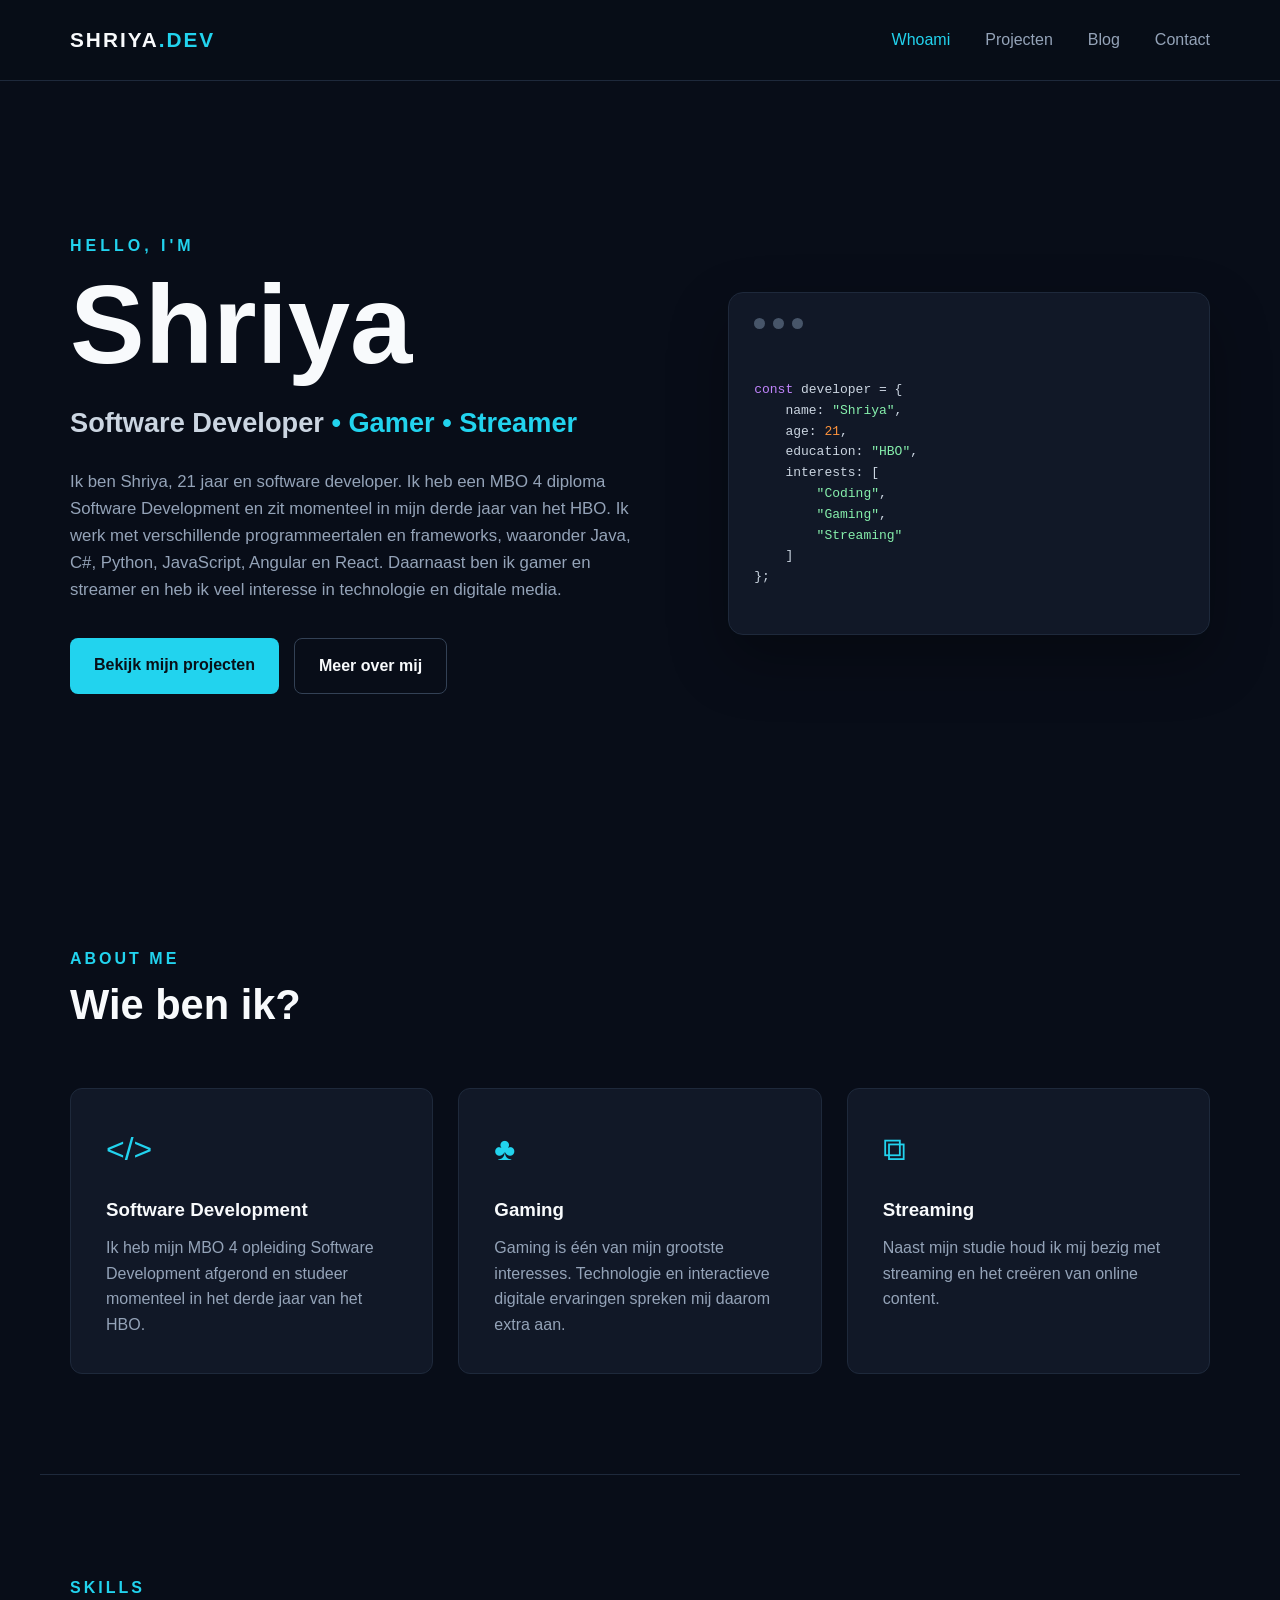
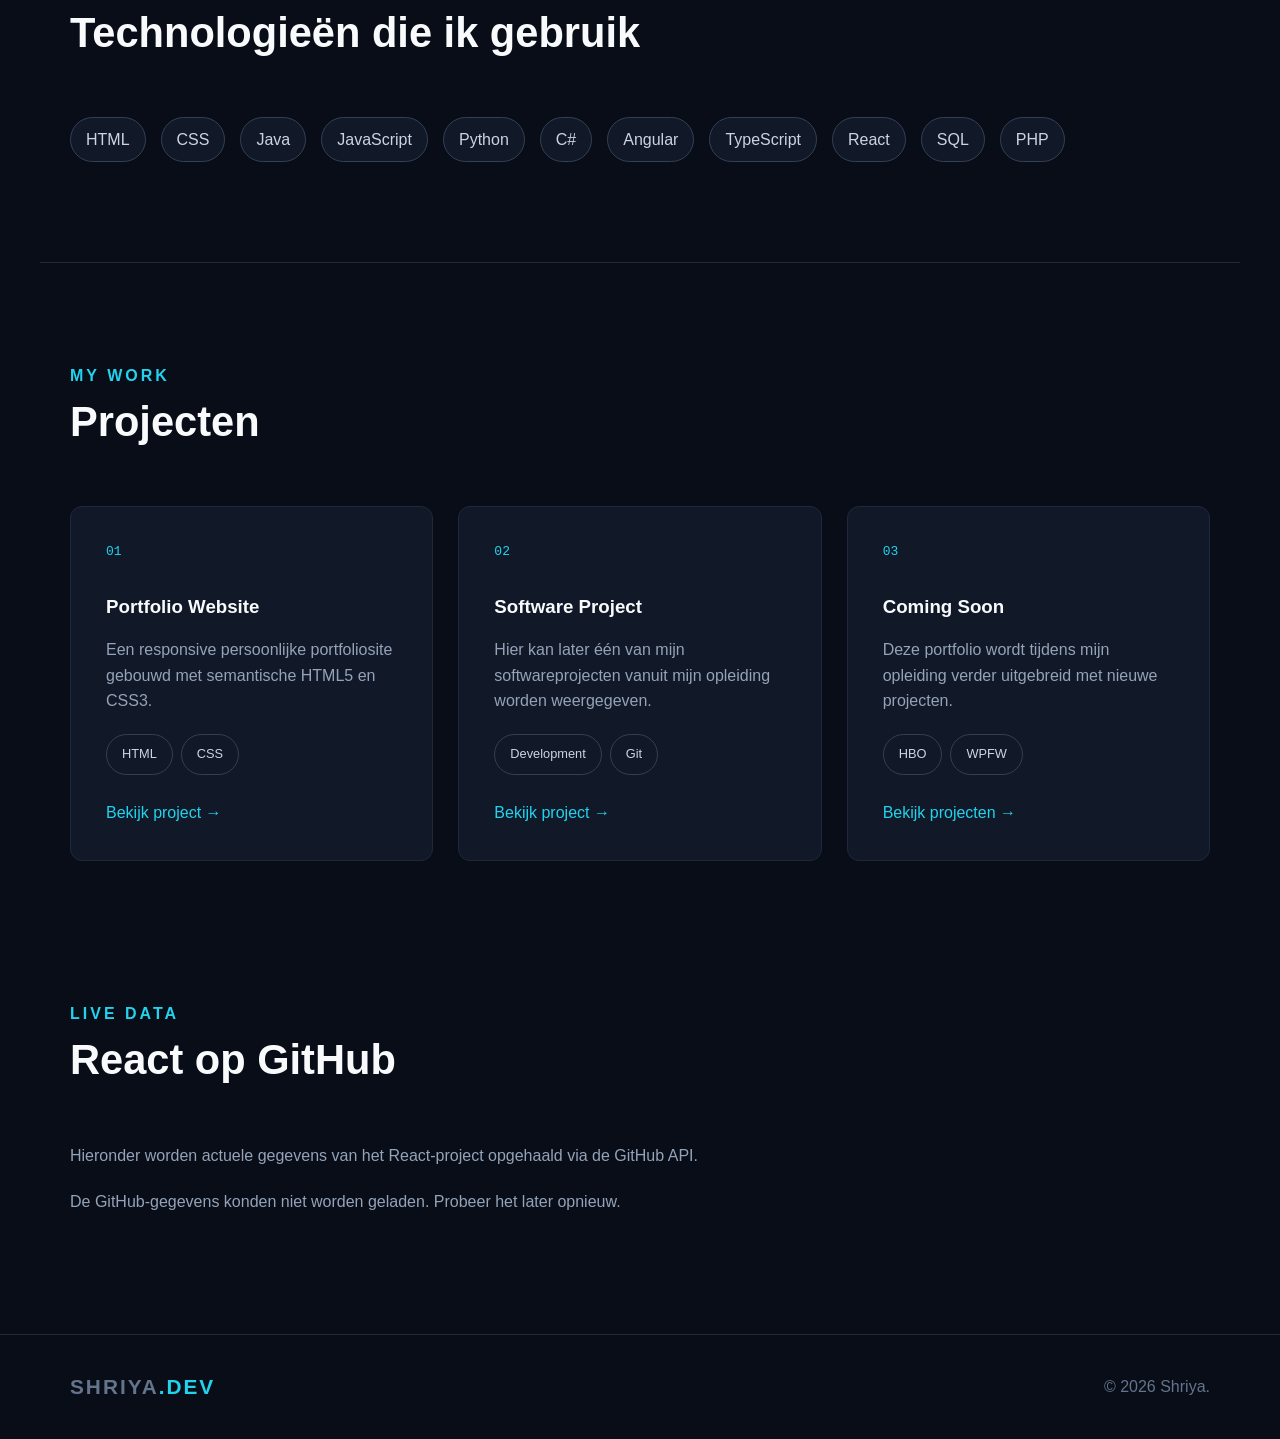
<file: docs/index.html>
<!DOCTYPE html>
<html lang="en">
<head>
    <meta charset="UTF-8">
    <meta name="viewport" content="width=device-width, initial-scale=1.0">
    <title>Shriya's portfolio</title>
    <link rel="stylesheet" href="css/style.css">
</head>
<body>
    <header>
    <nav class="navbar">
        <a href="index.html" class="logo">SHRIYA<span>.DEV</span></a>

        <ul class="nav-links">
            <li><a href="index.html" class="active">Whoami</a></li>
            <li><a href="projects.html">Projecten</a></li>
            <li><a href="blog.html">Blog</a></li>
            <li><a href="contact.html">Contact</a></li>
        </ul>
    </nav>
</header>

<main>
    <section class="hero">
        <div class="hero-content">

            <p class="small-title">HELLO, I'M</p>

            <h1>Shriya</h1>

            <h2>
                Software Developer
                <span>• Gamer • Streamer</span>
            </h2>

            <p class="hero-text">
                Ik ben Shriya, 21 jaar en software developer.
                Ik heb een MBO 4 diploma Software Development en zit momenteel
                in mijn derde jaar van het HBO.
                Ik werk met verschillende programmeertalen en frameworks,
                waaronder Java, C#, Python, JavaScript, Angular en React.
                Daarnaast ben ik gamer en streamer en heb ik veel interesse
                in technologie en digitale media.
            </p>

            <div class="hero-buttons">
                <a href="projects.html" class="btn primary-btn">
                    Bekijk mijn projecten
                </a>

                <a href="#about" class="btn secondary-btn">
                    Meer over mij
                </a>
            </div>

        </div>

        <div class="hero-card">
            <div class="code-window">

                <div class="window-buttons">
                    <span></span>
                    <span></span>
                    <span></span>
                </div>

                <pre><code>
<span class="purple">const</span> developer = {
    name: <span class="green">"Shriya"</span>,
    age: <span class="orange">21</span>,
    education: <span class="green">"HBO"</span>,
    interests: [
        <span class="green">"Coding"</span>,
        <span class="green">"Gaming"</span>,
        <span class="green">"Streaming"</span>
    ]
};
                </code></pre>

            </div>
        </div>
    </section>

    <section class="about" id="about">

        <div class="section-heading">
            <p>ABOUT ME</p>
            <h2>Wie ben ik?</h2>
        </div>

        <div class="about-grid">

            <article class="about-card">
                <div class="card-icon">&lt;/&gt;</div>

                <h3>Software Development</h3>

                <p>
                    Ik heb mijn MBO 4 opleiding Software Development afgerond
                    en studeer momenteel in het derde jaar van het HBO.
                </p>
            </article>


            <article class="about-card">
                <div class="card-icon">&#9827;</div>

                <h3>Gaming</h3>

                <p>
                    Gaming is één van mijn grootste interesses.
                    Technologie en interactieve digitale ervaringen
                    spreken mij daarom extra aan.
                </p>
            </article>


            <article class="about-card">
                <div class="card-icon">&#10697;</div>

                <h3>Streaming</h3>

                <p>
                    Naast mijn studie houd ik mij bezig met streaming
                    en het creëren van online content.
                </p>
            </article>

        </div>

    </section>

    <section class="skills">

        <div class="section-heading">
            <p>SKILLS</p>
            <h2>Technologieën die ik gebruik</h2>
        </div>

        <div class="skill-list">
            <span>HTML</span>
            <span>CSS</span>
            <span>Java</span>
            <span>JavaScript</span>
            <span>Python</span>
            <span>C#</span>
            <span>Angular</span>
            <span>TypeScript</span>
            <span>React</span>
            <span>SQL</span>
            <span>PHP</span>
        </div>

    </section>

    <section class="featured">

        <div class="section-heading">
            <p>MY WORK</p>
            <h2>Projecten</h2>
        </div>

        <div class="project-grid">

            <article class="project-card">
                <div class="project-number">01</div>

                <h3>Portfolio Website</h3>

                <p>
                    Een responsive persoonlijke portfoliosite gebouwd
                    met semantische HTML5 en CSS3.
                </p>

                <div class="tags">
                    <span>HTML</span>
                    <span>CSS</span>
                </div>

                <a href="projects.html">Bekijk project →</a>
            </article>


            <article class="project-card">
                <div class="project-number">02</div>

                <h3>Software Project</h3>

                <p>
                    Hier kan later één van mijn softwareprojecten
                    vanuit mijn opleiding worden weergegeven.
                </p>

                <div class="tags">
                    <span>Development</span>
                    <span>Git</span>
                </div>

                <a href="projects.html">Bekijk project →</a>
            </article>


            <article class="project-card">
                <div class="project-number">03</div>

                <h3>Coming Soon</h3>

                <p>
                    Deze portfolio wordt tijdens mijn opleiding verder
                    uitgebreid met nieuwe projecten.
                </p>

                <div class="tags">
                    <span>HBO</span>
                    <span>WPFW</span>
                </div>

                <a href="projects.html">Bekijk projecten →</a>
            </article>

        </div>

    </section>


    <section class="api-section">

    <div class="section-heading">
        <p>LIVE DATA</p>
        <h2>React op GitHub</h2>
    </div>

    <p class="api-intro">
        Hieronder worden actuele gegevens van het React-project
        opgehaald via de GitHub API.
    </p>

    <p id="api-status" class="api-status">
        Gegevens laden...
    </p>

    <div id="api-data" class="api-data"></div>

</section>

    <footer>
  <div class="footer-content">

        <a href="index.html" class="logo">
            SHRIYA<span>.DEV</span>
        </a>

        <p>
            © 2026 Shriya.
        </p>

    </div>
</footer>

<script src="js/api.js" defer></script>
</main>
</body>
</html>
</file>
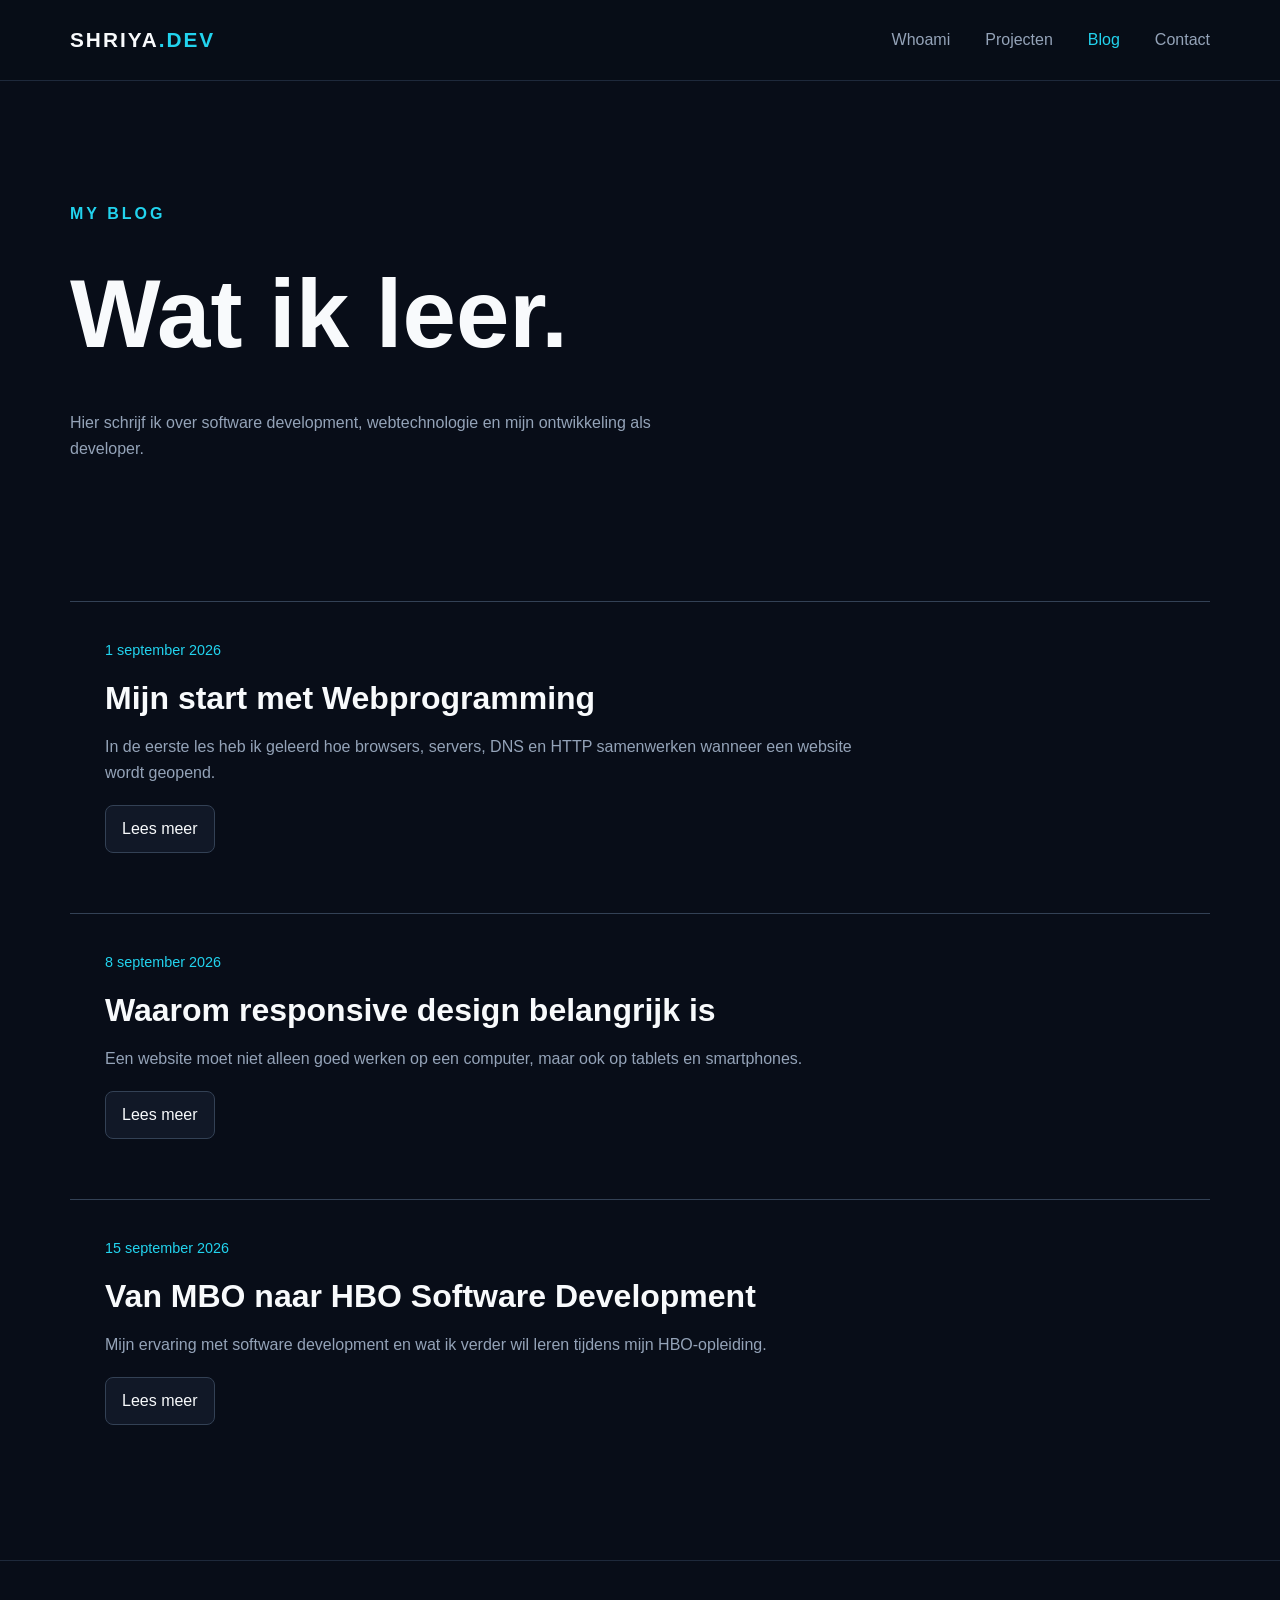
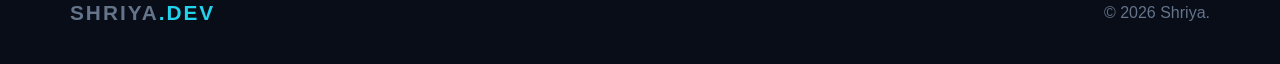
<file: docs/blog.html>
<!DOCTYPE html>
<html lang="en">

<head>
    <meta charset="UTF-8">
    <meta name="viewport" content="width=device-width, initial-scale=1.0">

    <title>Shriya's blog</title>

    <link rel="stylesheet" href="css/style.css">
</head>

<body>

<header>

    <nav class="navbar">

        <a href="index.html" class="logo">
            SHRIYA<span>.DEV</span>
        </a>

        <ul class="nav-links">
            <li><a href="index.html">Whoami</a></li>
            <li><a href="projects.html">Projecten</a></li>
            <li><a href="blog.html" class="active">Blog</a></li>
            <li><a href="contact.html">Contact</a></li>
        </ul>

    </nav>

</header>


<main>

    <section class="page-header">

        <p>MY BLOG</p>

        <h1>Wat ik leer.</h1>

        <p>
            Hier schrijf ik over software development,
            webtechnologie en mijn ontwikkeling als developer.
        </p>

    </section>


    <div class="blog-list">

        <article class="blog-card">

            <time datetime="2026-09-01">
                1 september 2026
            </time>

            <h2>Mijn start met Webprogramming</h2>

            <p>
                In de eerste les heb ik geleerd hoe browsers,
                servers, DNS en HTTP samenwerken wanneer een
                website wordt geopend.
            </p>

            <p id="blog-extra-1" hidden>
                Ik heb geleerd dat DNS een domeinnaam omzet naar
                een IP-adres. Daarna wordt een verbinding gemaakt
                met de server en stuurt de browser een HTTP-request.
                De server stuurt vervolgens een response terug.
            </p>

            <button
                type="button"
                class="blog-toggle"
                aria-expanded="false"
                aria-controls="blog-extra-1">
                Lees meer
            </button>

        </article>


        <article class="blog-card">

            <time datetime="2026-09-08">
                8 september 2026
            </time>

            <h2>Waarom responsive design belangrijk is</h2>

            <p>
                Een website moet niet alleen goed werken op een
                computer, maar ook op tablets en smartphones.
            </p>

            <p id="blog-extra-2" hidden>
                Met responsive design kan de layout zich aanpassen
                aan verschillende schermformaten. Hiervoor gebruik
                ik onder andere media queries, Flexbox en CSS Grid.
            </p>

            <button
                type="button"
                class="blog-toggle"
                aria-expanded="false"
                aria-controls="blog-extra-2">
                Lees meer
            </button>

        </article>


        <article class="blog-card">

            <time datetime="2026-09-15">
                15 september 2026
            </time>

            <h2>Van MBO naar HBO Software Development</h2>

            <p>
                Mijn ervaring met software development en wat ik
                verder wil leren tijdens mijn HBO-opleiding.
            </p>

            <p id="blog-extra-3" hidden>
                Tijdens mijn MBO-opleiding heb ik al ervaring
                opgedaan met verschillende programmeertalen.
                Tijdens het HBO wil ik mij verder ontwikkelen in
                software engineering, webdevelopment en het bouwen
                van grotere applicaties.
            </p>

            <button
                type="button"
                class="blog-toggle"
                aria-expanded="false"
                aria-controls="blog-extra-3">
                Lees meer
            </button>

        </article>

    </div>

</main>


<footer>

    <div class="footer-content">

        <a href="index.html" class="logo">
            SHRIYA<span>.DEV</span>
        </a>

        <p>© 2026 Shriya.</p>

    </div>


    <script src="js/blog.js" defer></script>

</footer>

</body>
</html>
</file>
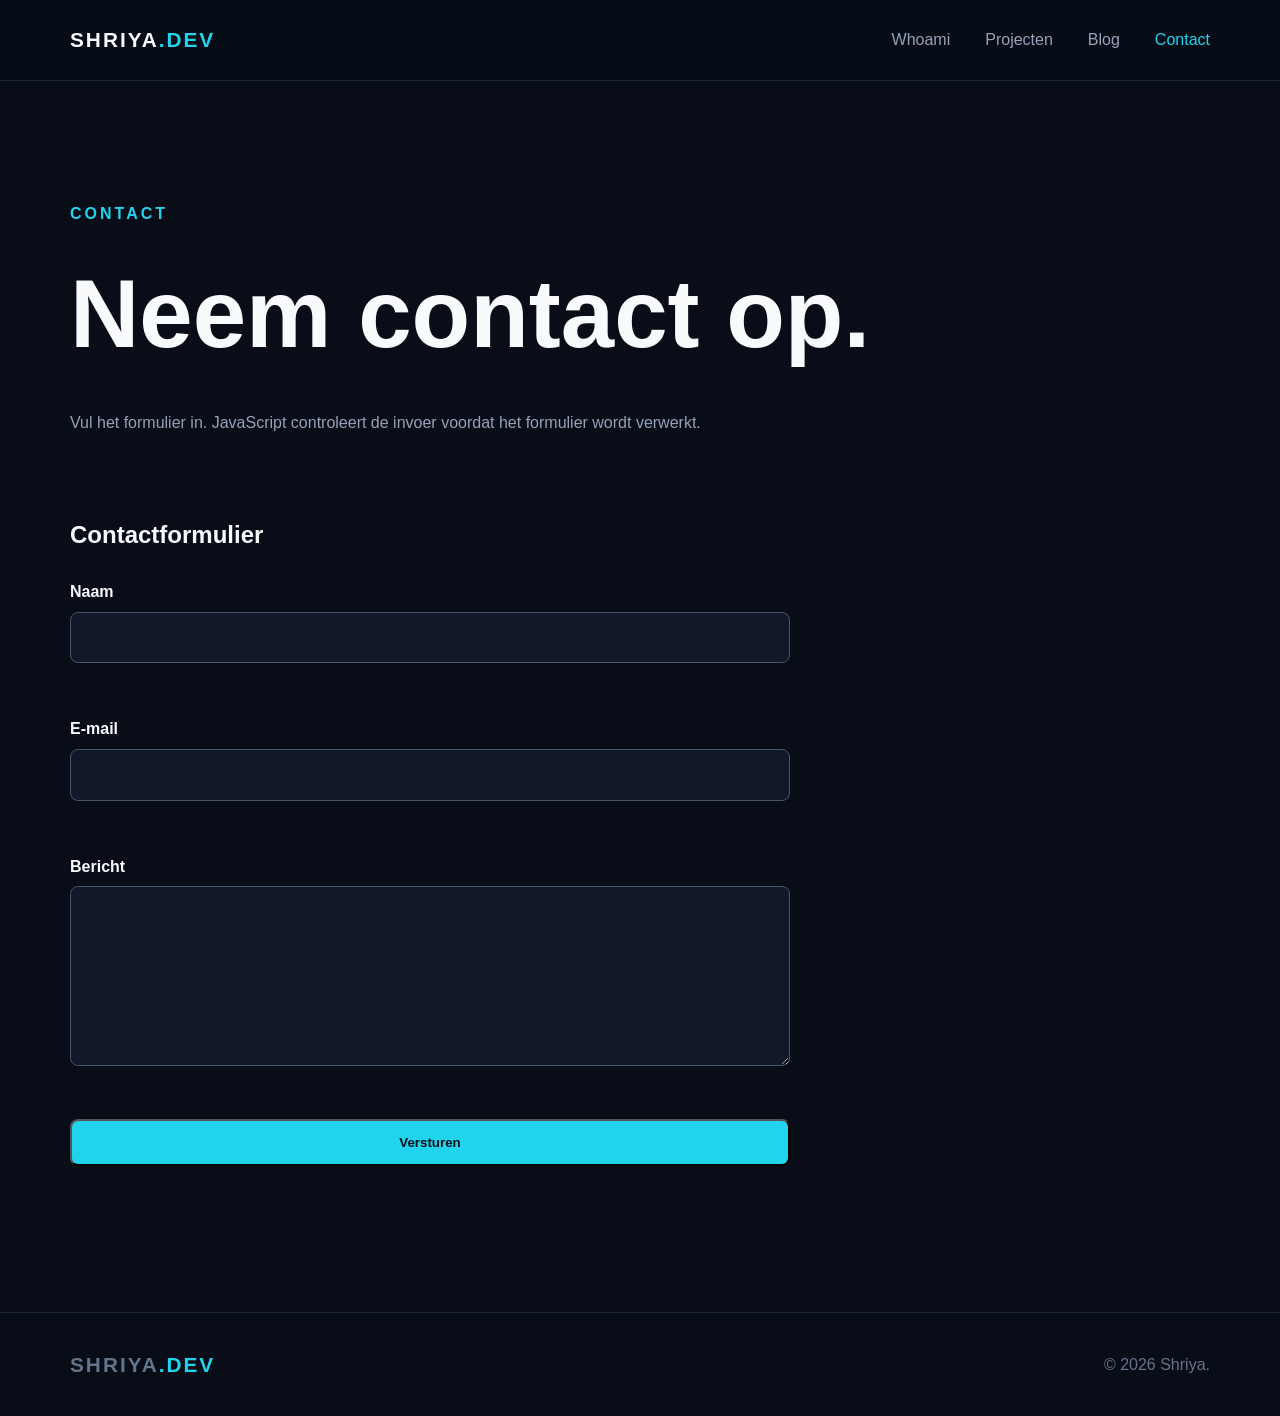
<file: docs/contact.html>
<!DOCTYPE html>
<html lang="nl">
<head>
    <meta charset="UTF-8">
    <meta name="viewport" content="width=device-width, initial-scale=1.0">
    <meta name="description" content="Contactformulier van Shriya.">
    <title>Contact | Shriya</title>
    <link rel="stylesheet" href="css/style.css">
</head>
<body>
<header>
    <nav class="navbar" aria-label="Hoofdnavigatie">
        <a href="index.html" class="logo">SHRIYA<span>.DEV</span></a>
        <ul class="nav-links">
            <li><a href="index.html">Whoami</a></li>
            <li><a href="projects.html">Projecten</a></li>
            <li><a href="blog.html">Blog</a></li>
            <li><a href="contact.html" class="active" aria-current="page">Contact</a></li>
        </ul>
    </nav>
</header>

<main>
    <section class="page-header" aria-labelledby="contact-title">
        <p>CONTACT</p>
        <h1 id="contact-title">Neem contact op.</h1>
        <p>Vul het formulier in. JavaScript controleert de invoer voordat het formulier wordt verwerkt.</p>
    </section>

    <section class="contact-section" aria-labelledby="form-title">
        <h2 id="form-title">Contactformulier</h2>
        <form id="contact-form" class="contact-form" novalidate>
            <div class="form-group">
                <label for="name">Naam</label>
                <input id="name" name="name" type="text" autocomplete="name" aria-describedby="name-error">
                <p id="name-error" class="form-error" aria-live="polite"></p>
            </div>

            <div class="form-group">
                <label for="email">E-mail</label>
                <input id="email" name="email" type="email" autocomplete="email" aria-describedby="email-error">
                <p id="email-error" class="form-error" aria-live="polite"></p>
            </div>

            <div class="form-group">
                <label for="message">Bericht</label>
                <textarea id="message" name="message" rows="6" aria-describedby="message-error"></textarea>
                <p id="message-error" class="form-error" aria-live="polite"></p>
            </div>

            <button type="submit" class="btn primary-btn">Versturen</button>
            <p id="form-status" class="form-status" role="status" aria-live="polite"></p>
        </form>
    </section>
</main>

<footer>
    <div class="footer-content">
        <a href="index.html" class="logo">SHRIYA<span>.DEV</span></a>
        <p>© 2026 Shriya.</p>
    </div>

    <script src="js/contact.js" defer></script>
</footer>
</body>
</html>
</file>
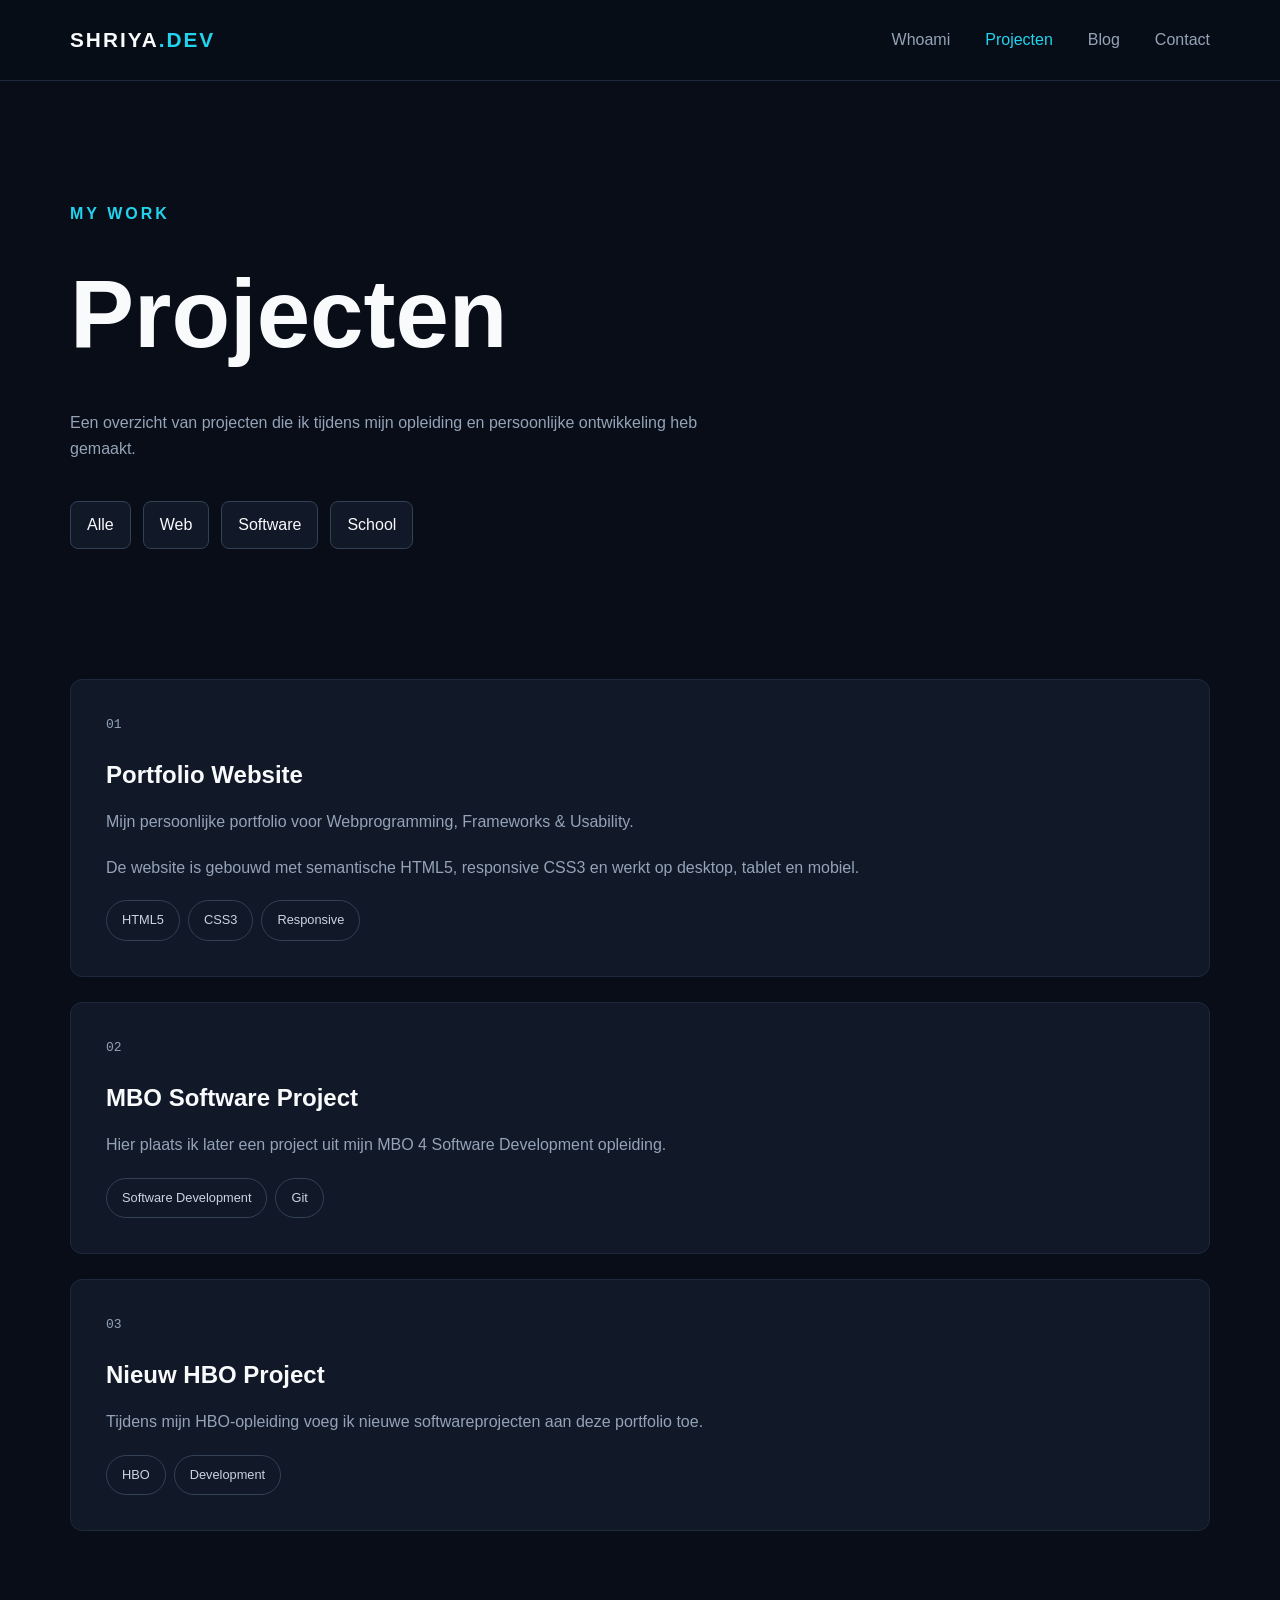
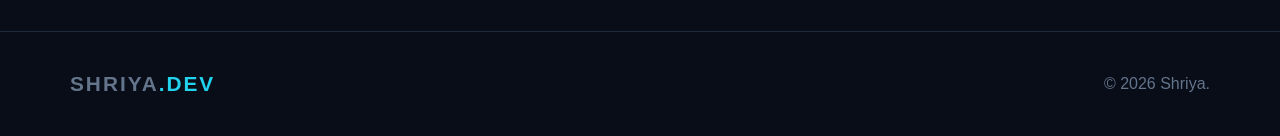
<file: docs/projects.html>
<!DOCTYPE html>
<html lang="en">
<head>
    <meta charset="UTF-8">
    <meta name="viewport" content="width=device-width, initial-scale=1.0">
    <title>Shriya's projecten</title>
    <link rel="stylesheet" href="css/style.css">
</head>
<body>

<header>
    <nav class="navbar">

        <a href="index.html" class="logo">SHRIYA<span>.DEV</span></a>

        <ul class="nav-links">
            <li><a href="index.html">Whoami</a></li>
            <li><a href="projects.html" class="active">Projecten</a></li>
            <li><a href="blog.html">Blog</a></li>
            <li><a href="contact.html">Contact</a></li>
        </ul>

    </nav>
</header>


<main>

    <section class="page-header">

        <p>MY WORK</p>

        <h1>Projecten</h1>

        <p>
            Een overzicht van projecten die ik tijdens mijn opleiding
            en persoonlijke ontwikkeling heb gemaakt.
        </p>

    </section>


    <div class="projects-page">

        <article class="large-project-card">

            <div>
                <p class="project-number">01</p>

                <h2>Portfolio Website</h2>

                <p>
                    Mijn persoonlijke portfolio voor Webprogramming,
                    Frameworks & Usability.
                </p>

                <p>
                    De website is gebouwd met semantische HTML5,
                    responsive CSS3 en werkt op desktop, tablet en mobiel.
                </p>

                <div class="tags">
                    <span>HTML5</span>
                    <span>CSS3</span>
                    <span>Responsive</span>
                </div>
            </div>

        </article>


        <article class="large-project-card">

            <div>
                <p class="project-number">02</p>

                <h2>MBO Software Project</h2>

                <p>
                    Hier plaats ik later een project uit mijn
                    MBO 4 Software Development opleiding.
                </p>

                <div class="tags">
                    <span>Software Development</span>
                    <span>Git</span>
                </div>

            </div>

        </article>


        <article class="large-project-card">

            <div>
                <p class="project-number">03</p>

                <h2>Nieuw HBO Project</h2>

                <p>
                    Tijdens mijn HBO-opleiding voeg ik nieuwe
                    softwareprojecten aan deze portfolio toe.
                </p>

                <div class="tags">
                    <span>HBO</span>
                    <span>Development</span>
                </div>

            </div>

        </article>

    </div>

</main>


<footer>

    <div class="footer-content">

        <a href="index.html" class="logo">
            SHRIYA<span>.DEV</span>
        </a>

        <p>© 2026 Shriya.</p>

    </div>

    <script src="js/projects.js" defer></script>

</footer>
</body>
</html>
</file>
<file: docs/css/style.css>
* {
    margin: 0;
    padding: 0;
    box-sizing: border-box;
}

html {
    scroll-behavior: smooth;
}

body {
    font-family: Arial, Helvetica, sans-serif;
    background: #080d18;
    color: #f8fafc;
    line-height: 1.6;
}

a {
    text-decoration: none;
    color: inherit;
}

/* Header/Nav */
header {
    border-bottom: 1px solid #1e293b;
    background: rgba(8, 13, 24, 0.95);
}

.navbar {
    max-width: 1200px;
    margin: auto;

    min-height: 80px;

    display: flex;
    align-items: center;
    justify-content: space-between;

    padding: 0 30px;
}

.logo {
    font-size: 1.3rem;
    font-weight: 800;
    letter-spacing: 2px;
}

.logo span {
    color: #22d3ee;
}

.nav-links {
    display: flex;
    gap: 35px;
    list-style: none;
}

.nav-links a {
    color: #94a3b8;
    transition: 0.25s;
}

.nav-links a:hover,
.nav-links .active {
    color: #22d3ee;
}

/* Hero banner */
.hero {
    max-width: 1200px;
    margin: auto;

    min-height: 85vh;

    display: grid;
    grid-template-columns: 1.2fr 1fr;
    align-items: center;

    gap: 80px;

    padding: 80px 30px;
}

.small-title {
    color: #22d3ee;
    letter-spacing: 4px;
    font-weight: bold;
    margin-bottom: 10px;
}

.hero h1 {
    font-size: clamp(4rem, 9vw, 7rem);
    line-height: 1;
    margin-bottom: 20px;
}

.hero h2 {
    color: #cbd5e1;
    font-size: 1.7rem;
    margin-bottom: 25px;
}

.hero h2 span {
    color: #22d3ee;
}

.hero-text {
    max-width: 650px;
    color: #94a3b8;
    font-size: 1.05rem;
    margin-bottom: 35px;
}

/* Knoppen */
.hero-buttons {
    display: flex;
    gap: 15px;
}

.btn {
    padding: 14px 24px;
    border-radius: 8px;
    font-weight: bold;
    transition: 0.25s;
}

.primary-btn {
    background: #22d3ee;
    color: #081018;
}

.primary-btn:hover {
    transform: translateY(-3px);
}

.secondary-btn {
    border: 1px solid #334155;
}

.secondary-btn:hover {
    border-color: #22d3ee;
    color: #22d3ee;
}

/* Card voor code deel */
.code-window {
    background: #111827;

    border: 1px solid #1e293b;
    border-radius: 15px;

    padding: 25px;

    box-shadow: 0 25px 60px rgba(0, 0, 0, 0.3);
}

.window-buttons {
    display: flex;
    gap: 8px;
    margin-bottom: 30px;
}

.window-buttons span {
    width: 11px;
    height: 11px;
    background: #475569;
    border-radius: 50%;
}

pre {
    overflow-x: auto;
    color: #cbd5e1;
}

.purple {
    color: #c084fc;
}

.green {
    color: #86efac;
}

.orange {
    color: #fb923c;
}

/* Styling voor sections */
.about,
.skills,
.featured,
.projects-page,
.blog-list {
    max-width: 1200px;
    margin: auto;
    padding: 100px 30px;
}

.section-heading {
    margin-bottom: 50px;
}

.section-heading p,
.page-header > p:first-child {
    color: #22d3ee;
    letter-spacing: 3px;
    font-weight: bold;
}

.section-heading h2 {
    font-size: 2.6rem;
}

/* About */
.about-grid {
    display: grid;
    grid-template-columns: repeat(3, 1fr);
    gap: 25px;
}

.about-card {
    background: #111827;
    padding: 35px;
    border: 1px solid #1e293b;
    border-radius: 12px;
    transition: 0.25s;
}

.about-card:hover {
    transform: translateY(-6px);
    border-color: #22d3ee;
}

.card-icon {
    font-size: 2rem;
    color: #22d3ee;
    margin-bottom: 20px;
}

.about-card h3 {
    margin-bottom: 10px;
}

.about-card p {
    color: #94a3b8;
}

/* Skills */
.skills {
    border-top: 1px solid #1e293b;
    border-bottom: 1px solid #1e293b;
}

.skill-list {
    display: flex;
    flex-wrap: wrap;
    gap: 15px;
}

.skill-list span,
.tags span {
    padding: 9px 15px;
    border: 1px solid #334155;
    background: #111827;
    border-radius: 100px;
    color: #cbd5e1;
}

/* Project */
.project-grid {
    display: grid;
    grid-template-columns: repeat(3, 1fr);
    gap: 25px;
}

.project-card,
.large-project-card {
    padding: 35px;
    background: #111827;
    border: 1px solid #1e293b;
    border-radius: 12px;
}

.project-card {
    transition: 0.25s;
}

.project-card:hover {
    transform: translateY(-6px);
    border-color: #22d3ee;
}

.project-number {
    color: #22d3ee;
    font-family: monospace;
    margin-bottom: 30px;
}

.project-card h3,
.large-project-card h2 {
    margin-bottom: 15px;
}

.project-card p,
.large-project-card p {
    color: #94a3b8;
    margin-bottom: 20px;
}

.project-card a {
    display: inline-block;
    margin-top: 25px;
    color: #22d3ee;
}

.tags {
    display: flex;
    gap: 8px;
    flex-wrap: wrap;
}

.tags span {
    font-size: 0.8rem;
}

.projects-page {
    display: grid;
    gap: 25px;
}

.page-header {
    max-width: 1200px;
    margin: auto;

    padding: 120px 30px 40px;
}

.page-header h1 {
    font-size: clamp(3rem, 8vw, 6rem);
    margin: 10px 0 20px;
}

.page-header > p:last-child {
    color: #94a3b8;
    max-width: 650px;
}

/* Blog */

.blog-list {
    display: grid;
    gap: 25px;
}

.blog-card {
    padding: 35px;

    border-top: 1px solid #334155;

    transition: 0.25s;
}

.blog-card:hover {
    padding-left: 45px;
}

.blog-card time {
    color: #22d3ee;
    font-size: 0.9rem;
}

.blog-card h2 {
    font-size: 2rem;
    margin: 10px 0;
}

.blog-card p {
    max-width: 750px;
    color: #94a3b8;
}

.blog-card a {
    display: inline-block;
    margin-top: 20px;
    color: #22d3ee;
}


/* Footer */

footer {
    border-top: 1px solid #1e293b;
}

.footer-content {
    max-width: 1200px;

    margin: auto;
    padding: 35px 30px;

    display: flex;
    justify-content: space-between;
    align-items: center;

    color: #64748b;
}

/* Responsive */
/* Tablet */

@media (max-width: 768px) {

    .hero {
        grid-template-columns: 1fr;
        gap: 50px;
    }

    .about-grid,
    .project-grid {
        grid-template-columns: 1fr 1fr;
    }

}

/* Mobiel */
@media (max-width: 480px) {

    .navbar {
        flex-direction: column;
        justify-content: center;
        gap: 15px;

        padding: 20px;
    }

    .nav-links {
        gap: 18px;
        font-size: 0.9rem;
    }

    .hero {
        padding: 60px 20px;
        min-height: auto;
    }

    .hero h1 {
        font-size: 4rem;
    }

    .hero h2 {
        font-size: 1.3rem;
    }

    .hero-buttons {
        flex-direction: column;
    }

    .btn {
        text-align: center;
    }

    .about,
    .skills,
    .featured,
    .projects-page,
    .blog-list {
        padding: 70px 20px;
    }

    .about-grid,
    .project-grid {
        grid-template-columns: 1fr;
    }

    .page-header {
        padding: 80px 20px 20px;
    }

    .footer-content {
        flex-direction: column;
        gap: 15px;
        text-align: center;
        color: #94a3b8;
    }
}
/* Opdracht 2 - interactieve onderdelen */
.visually-hidden {
    position: absolute;
    width: 1px;
    height: 1px;
    padding: 0;
    margin: -1px;
    overflow: hidden;
    clip: rect(0, 0, 0, 0);
    white-space: nowrap;
    border: 0;
}

.projects-section,
.contact-section,
.api-section {
    max-width: 1200px;
    margin: auto;
    padding: 40px 30px 100px;
}

.project-filters {
    max-width: 1200px;
    margin: 0 auto 30px;
    padding: 0 30px;

    display: flex;
    flex-wrap: wrap;
    gap: 12px;
}

.projects-section {
    max-width: none;
    margin: 0;
    padding: 0;
}

.projects-page {
    max-width: 1200px;
    margin: 0 auto;
}

.filter-btn,
.blog-toggle {
    font: inherit;
    cursor: pointer;
    border: 1px solid #334155;
    background: #111827;
    color: #f8fafc;
    border-radius: 8px;
    padding: 10px 16px;
}

.filter-btn:hover,
.filter-btn:focus-visible,
.filter-btn.active,
.blog-toggle:hover,
.blog-toggle:focus-visible {
    border-color: #22d3ee;
    color: #22d3ee;
    outline: none;
}

.blog-toggle {
    margin-top: 20px;
}

.blog-extra {
    margin-top: 15px;
}

.contact-section h2 {
    margin-bottom: 25px;
}

.contact-form {
    max-width: 720px;
    display: grid;
    gap: 22px;
}

.form-group {
    display: grid;
    gap: 7px;
}

.form-group label {
    font-weight: bold;
}

.form-group input,
.form-group textarea {
    width: 100%;
    padding: 12px 14px;
    border: 1px solid #475569;
    border-radius: 8px;
    background: #111827;
    color: #f8fafc;
    font: inherit;
}

.form-group input:focus,
.form-group textarea:focus {
    outline: 2px solid #22d3ee;
    outline-offset: 2px;
}

.form-group [aria-invalid="true"] {
    border-color: #fca5a5;
}

.form-error {
    min-height: 1.5em;
    color: #fecaca;
}

.form-status {
    min-height: 1.5em;
    color: #cbd5e1;
}

.api-intro,
.api-status {
    color: #94a3b8;
    margin-bottom: 20px;
}

.api-data {
    display: grid;
    grid-template-columns: repeat(4, minmax(0, 1fr));
    gap: 15px;
}

.api-stat {
    background: #111827;
    border: 1px solid #1e293b;
    border-radius: 12px;
    padding: 20px;
    display: grid;
    gap: 8px;
}

.api-label {
    color: #94a3b8;
    font-size: 0.9rem;
}

.api-stat strong {
    font-size: 1.3rem;
}

.api-link {
    grid-column: 1 / -1;
    color: #22d3ee;
    margin-top: 5px;
}

@media (max-width: 768px) {
    .api-data {
        grid-template-columns: 1fr 1fr;
    }
}

@media (max-width: 480px) {
    .projects-section,
    .contact-section,
    .api-section {
        padding: 30px 20px 70px;
    }

    .project-filters {
        flex-direction: column;
    }

    .filter-btn {
        width: 100%;
    }

    .api-data {
        grid-template-columns: 1fr;
    }
}
</file>
